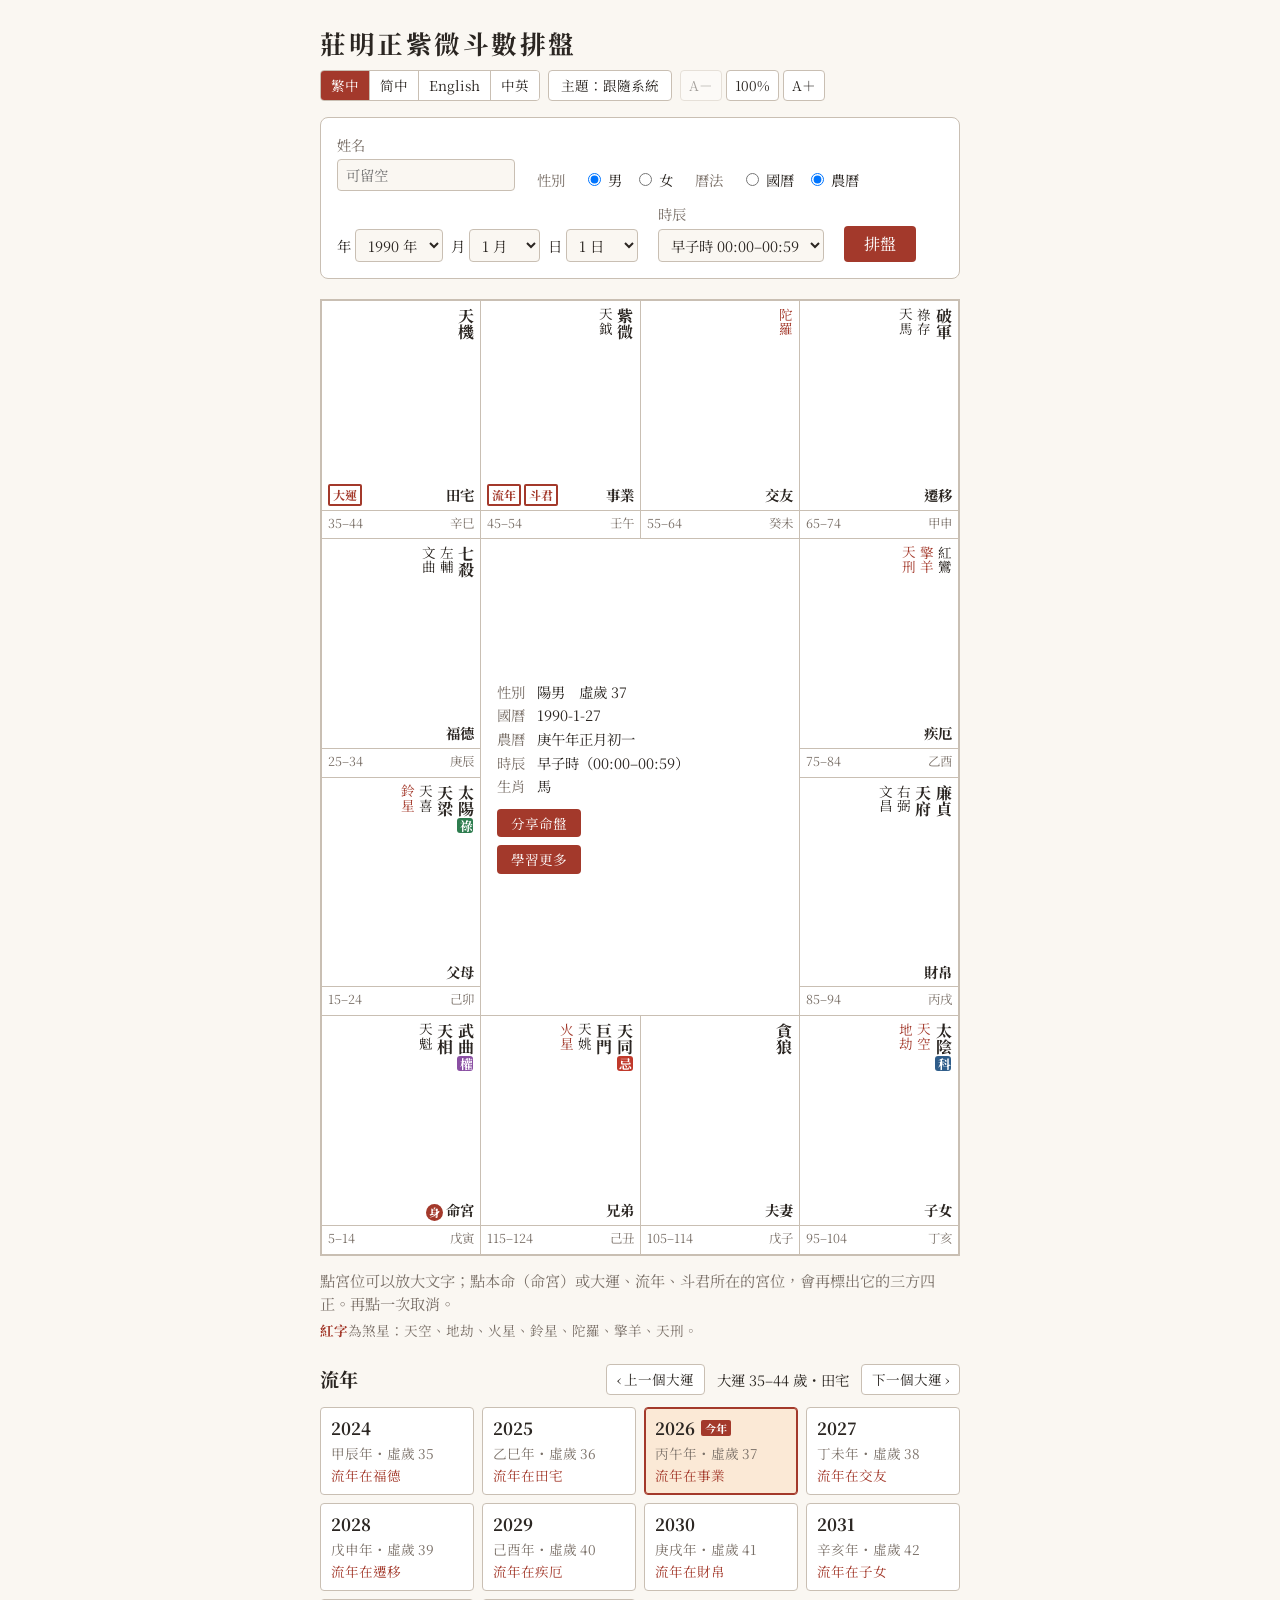
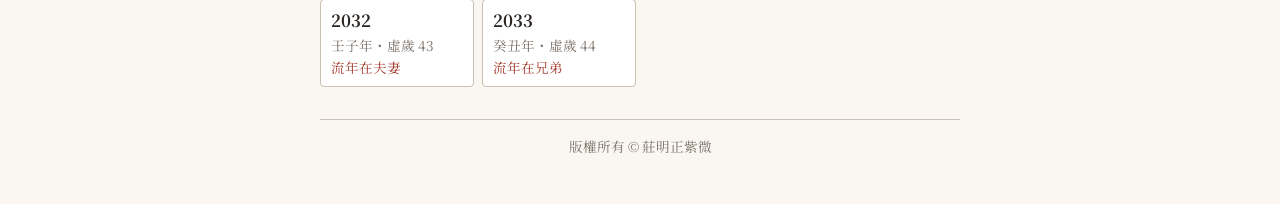
<file: index.html>
<!doctype html>
<!-- zmzziwei.github.io has no home page yet: send visitors (and old share
     links, whose #chart stays in the address) to the chart system. Replace
     this file with the home page when there is one. -->
<html lang="zh-Hant">
  <head>
    <meta charset="UTF-8" />
    <meta name="viewport" content="width=device-width, initial-scale=1" />
    <meta name="robots" content="noindex" />
    <title>莊明正紫微斗數排盤</title>
    <link rel="canonical" href="https://zmzziwei.github.io/ziwei/chart-system/" />
    <script>
      location.replace('/ziwei/chart-system/' + location.hash);
    </script>
    <meta http-equiv="refresh" content="0; url=/ziwei/chart-system/" />
  </head>
  <body>
    <p><a href="/ziwei/chart-system/">前往莊明正紫微斗數排盤</a></p>
  </body>
</html>
</file>
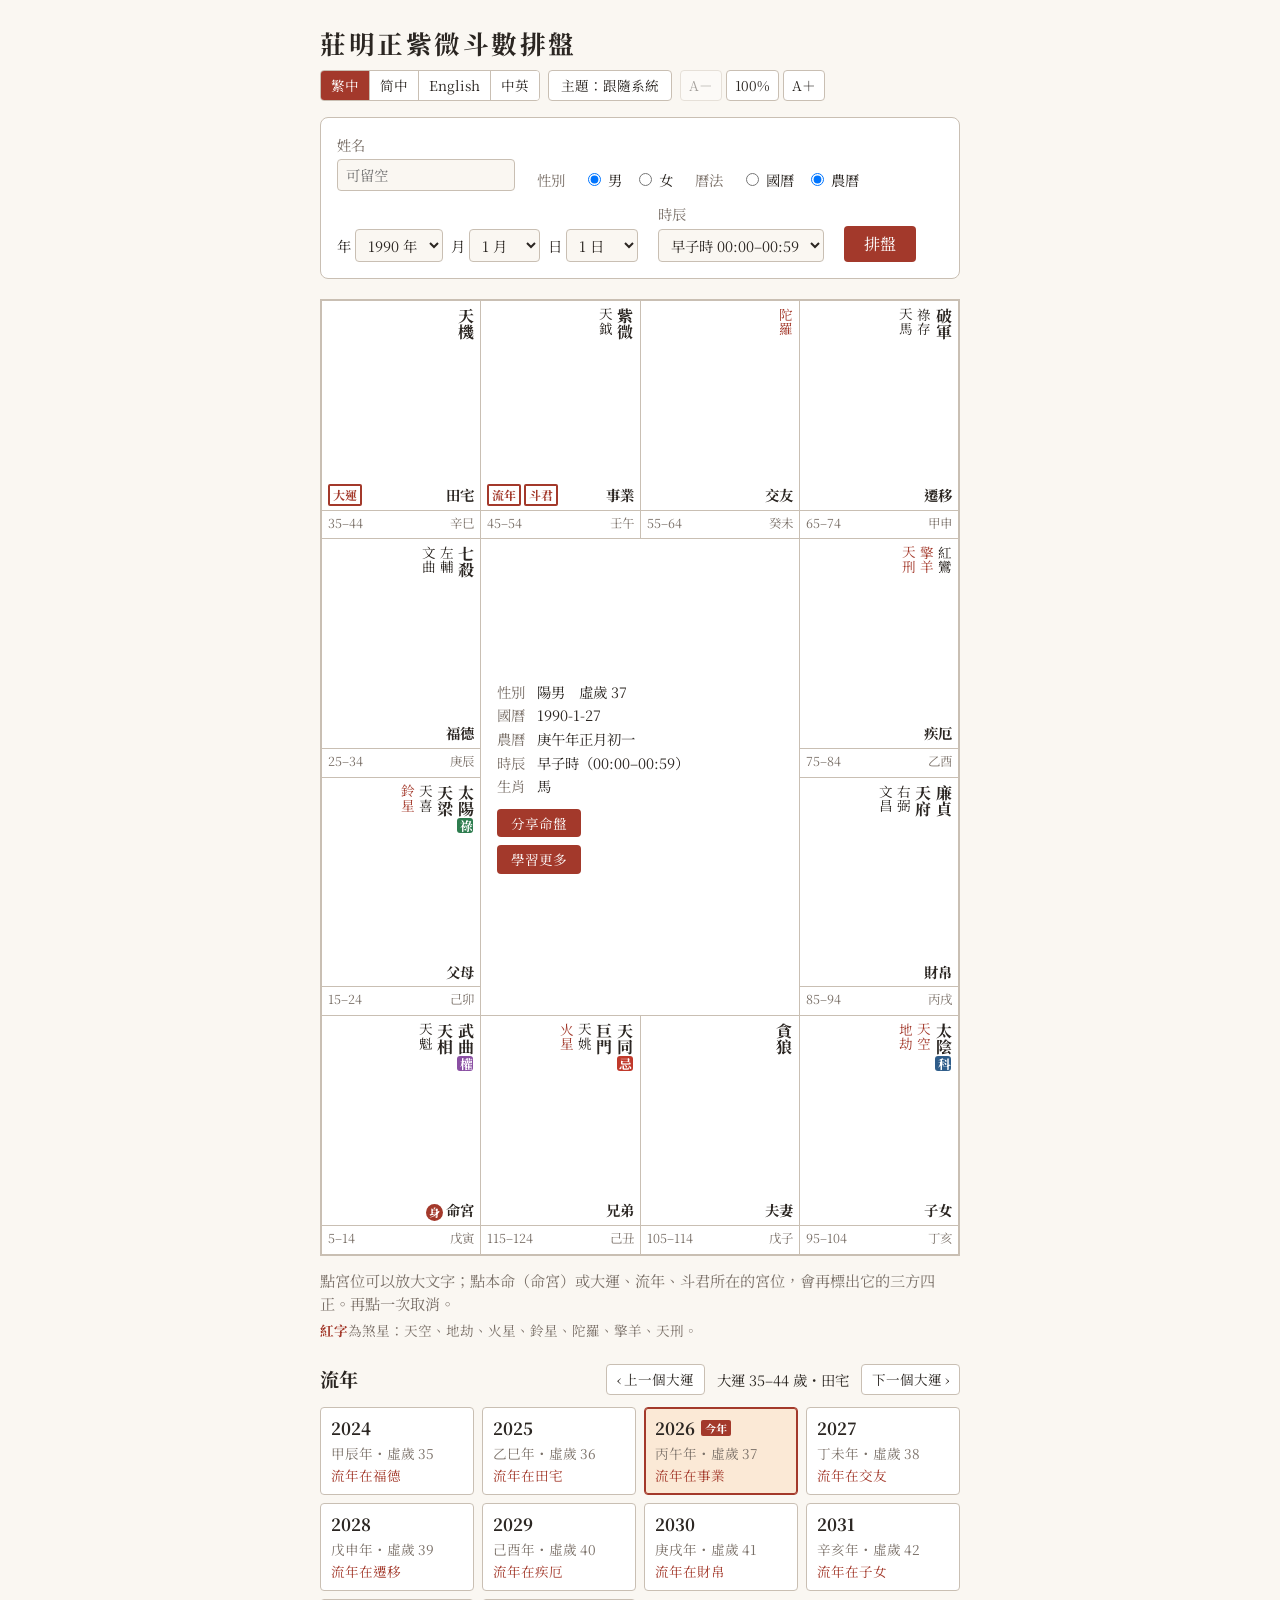
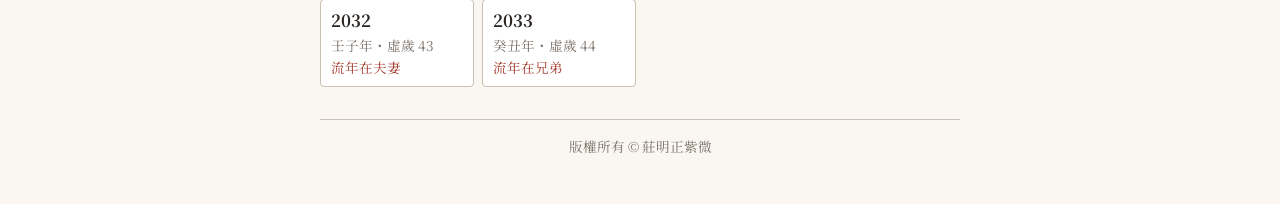
<file: ziwei/index.html>
<!doctype html>
<!-- /ziwei has no page of its own yet: go to the chart system, keeping any
     #chart in the address. -->
<html lang="zh-Hant">
  <head>
    <meta charset="UTF-8" />
    <meta name="viewport" content="width=device-width, initial-scale=1" />
    <meta name="robots" content="noindex" />
    <title>莊明正紫微斗數排盤</title>
    <link rel="canonical" href="https://zmzziwei.github.io/ziwei/chart-system/" />
    <script>
      location.replace('/ziwei/chart-system/' + location.hash);
    </script>
    <meta http-equiv="refresh" content="0; url=/ziwei/chart-system/" />
  </head>
  <body>
    <p><a href="/ziwei/chart-system/">前往莊明正紫微斗數排盤</a></p>
  </body>
</html>
</file>
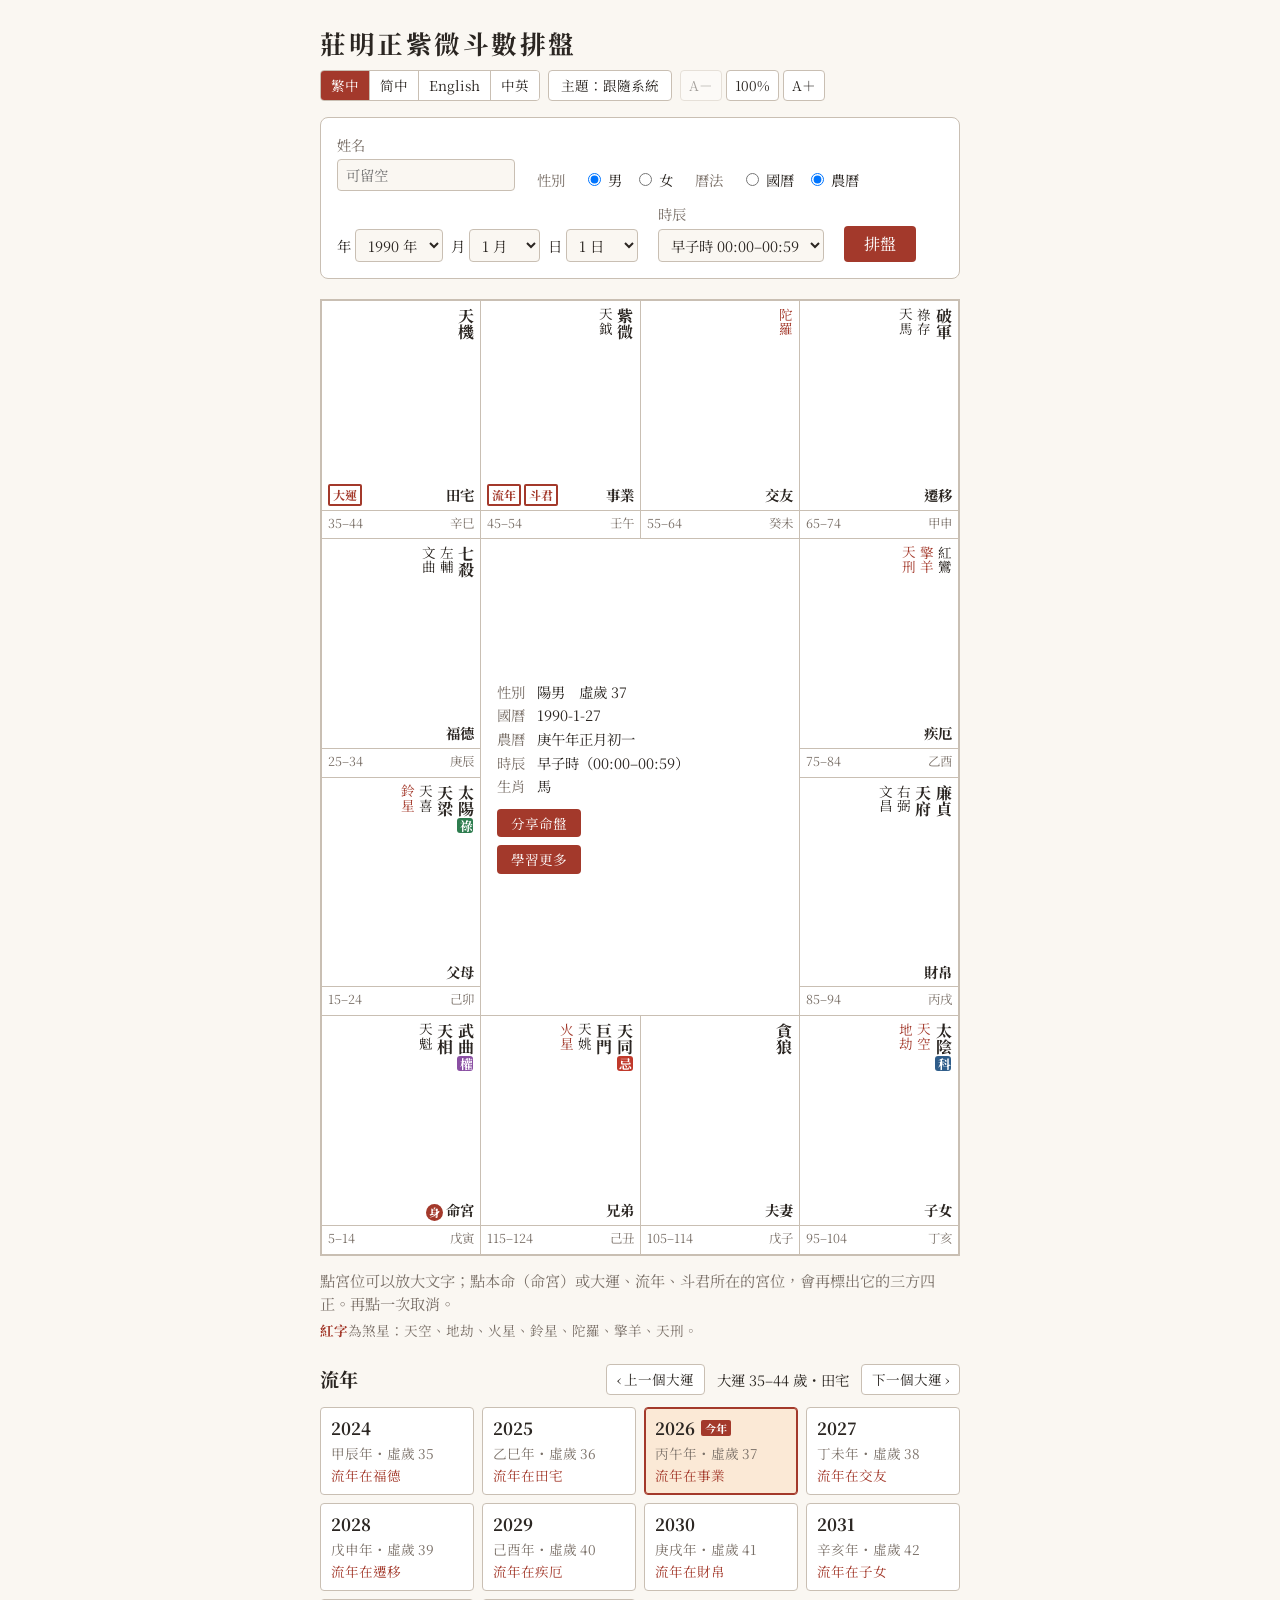
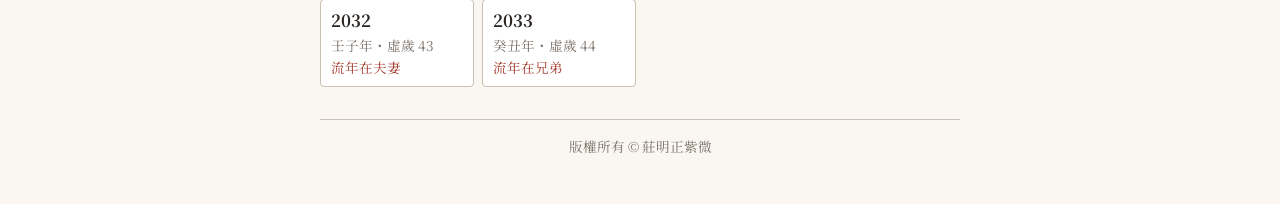
<file: ziwei/chart-system/index.html>
<!doctype html>
<html lang="zh-Hant">
  <head>
    <meta charset="UTF-8" />
    <meta name="viewport" content="width=device-width, initial-scale=1" />
    <title>莊明正紫微斗數排盤</title>
    <link rel="preconnect" href="https://fonts.googleapis.com" />
    <link rel="preconnect" href="https://fonts.gstatic.com" crossorigin />
    <link rel="stylesheet" href="https://fonts.googleapis.com/css2?family=Noto+Serif+SC:wght@400;700&family=Noto+Serif+TC:wght@400;700&display=swap" />
    <script type="module" crossorigin src="/ziwei/chart-system/assets/index-CvBbt_aZ.js"></script>
    <link rel="stylesheet" crossorigin href="/ziwei/chart-system/assets/index-CIS_onmX.css">
  </head>
  <body>
    <main>
      <header>
        <h1 data-i18n="title">莊明正紫微斗數排盤</h1>
        <div class="header-buttons">
          <div class="lang-switch" role="group" aria-label="語言 Language">
            <button type="button" data-lang="zh" lang="zh-Hant" aria-pressed="true" title="繁體中文">繁中</button>
            <button type="button" data-lang="hans" lang="zh-Hans" aria-pressed="false" title="简体中文">简中</button>
            <button type="button" data-lang="en" lang="en" aria-pressed="false">English</button>
            <button type="button" data-lang="bi" lang="zh-Hant" aria-pressed="false" title="中英對照 Chinese with English">中英</button>
          </div>
          <button type="button" id="theme-toggle" aria-live="polite">主題：跟隨系統</button>
          <div class="zoom-bar" role="group" aria-label="放大檢視" data-i18n-aria="zoom">
            <button type="button" id="zoom-out" aria-label="縮小" data-i18n-aria="zoomOut">A－</button>
            <button type="button" id="zoom-reset" aria-label="恢復原本大小" data-i18n-aria="zoomReset">100%</button>
            <button type="button" id="zoom-in" aria-label="放大" data-i18n-aria="zoomIn">A＋</button>
          </div>
        </div>
      </header>

      <form id="birth-form" autocomplete="off">
        <label class="field">
          <span data-i18n="name">姓名</span>
          <input name="name" id="f-name" type="text" maxlength="20" placeholder="可留空" data-i18n-placeholder="namePlaceholder" />
        </label>

        <fieldset class="field">
          <legend data-i18n="gender">性別</legend>
          <label><input type="radio" name="gender" value="男" checked /> <span data-i18n="male">男</span></label>
          <label><input type="radio" name="gender" value="女" /> <span data-i18n="female">女</span></label>
        </fieldset>

        <fieldset class="field">
          <legend data-i18n="calendar">曆法</legend>
          <label><input type="radio" name="calendar" value="solar" /> <span data-i18n="solar">國曆</span></label>
          <label><input type="radio" name="calendar" value="lunar" checked /> <span data-i18n="lunar">農曆</span></label>
        </fieldset>

        <div class="field date-row">
          <label><span data-i18n="year">年</span> <select name="year" id="f-year"></select></label>
          <label><span data-i18n="month">月</span> <select name="month" id="f-month"></select></label>
          <label><span data-i18n="day">日</span> <select name="day" id="f-day"></select></label>
          <label class="leap"><input name="leap" id="f-leap" type="checkbox" /> <span data-i18n="leap">閏月</span></label>
        </div>

        <label class="field">
          <span data-i18n="hour">時辰</span>
          <select name="time" id="f-time"></select>
        </label>

        <button type="submit" data-i18n="submit">排盤</button>
      </form>

      <p id="error" role="alert" hidden></p>

      <div class="chart-zoom" id="chart-zoom">
        <section id="chart" aria-label="命盤" data-i18n-aria="chart"></section>
      </div>
      <p class="hint" id="sanfang-note" aria-live="polite">點宮位可以放大文字；點本命（命宮）或大運、流年、斗君所在的宮位，會再標出它的三方四正。再點一次取消。</p>
      <p class="hint" id="star-legend"><span class="legend-red">紅字</span>為煞星：天空、地劫、火星、鈴星、陀羅、擎羊、天刑。</p>

      <section id="yearly" aria-label="流年" data-i18n-aria="yearly"></section>

      <footer class="site-footer" data-i18n="copyright">版權所有 © 莊明正紫微</footer>
    </main>
    <dialog id="share-dialog" aria-labelledby="share-title">
      <div class="share-panel">
        <h2 id="share-title" data-i18n="share">分享命盤</h2>
        <p class="share-note" data-i18n="shareNote">掃描 QR Code 或打開連結，會看到同一張命盤。連結不含姓名。</p>
        <figure class="share-image">
          <button type="button" id="chart-thumb" disabled>
            <img alt="命盤圖片縮圖" data-i18n-alt="imageAlt" />
          </button>
          <figcaption data-i18n="imageNote">點圖片放大檢視</figcaption>
          <button type="button" class="download-image" data-i18n="downloadImage">下載圖片</button>
          <p class="image-status" aria-live="polite"></p>
        </figure>
        <canvas width="300" height="300" aria-label="命盤分享 QR Code" data-i18n-aria="shareQr"></canvas>
        <div class="share-row">
          <input id="share-link" type="text" readonly aria-label="分享連結" data-i18n-aria="shareLink" />
          <button type="button" id="copy-link">複製連結</button>
        </div>
        <button type="button" class="close" data-i18n="close">關閉</button>
      </div>
    </dialog>

    <dialog id="image-viewer" aria-label="命盤圖片" data-i18n-aria="viewerTitle">
      <div class="viewer-bar">
        <button type="button" class="viewer-close" data-i18n="close">關閉</button>
        <span class="viewer-zoom" aria-live="polite">100%</span>
        <button type="button" class="download-image" data-i18n="downloadImage">下載圖片</button>
      </div>
      <div class="viewer-stage">
        <img alt="命盤圖片" data-i18n-alt="viewerTitle" draggable="false" />
      </div>
      <p class="image-status viewer-status" aria-live="polite"></p>
      <p class="viewer-hint" data-i18n="viewerHint">雙指縮放、拖曳移動，點兩下放大或還原</p>
    </dialog>
  </body>
</html>
</file>
<file: ziwei/chart-system/assets/index-CIS_onmX.css>
:root{--bg: #faf7f2;--surface: #ffffff;--text: #2b2622;--muted: #7a7068;--line: #c9bfb3;--accent: #a3392b;--major: #a3392b;--lu: #2e7d4f;--quan: #8a4fa3;--ke: #2f5d8a;--ji: #c0392b;--selected: #fbe9d6;--related: #fdf3e7;--on-accent: #ffffff;--viewer-bg: #12100e;--viewer-fg: #ece6de;--viewer-line: #4a443d;color-scheme:light}@media(prefers-color-scheme:dark){:root:not([data-theme=light]){--bg: #1b1916;--surface: #24211d;--text: #ece6de;--muted: #a39a90;--line: #4a443d;--accent: #e0806f;--major: #e88a78;--lu: #6fcf97;--quan: #c79ae0;--ke: #8db7e0;--ji: #f08070;--selected: #4a3526;--related: #332a21;color-scheme:dark}}:root[data-theme=dark]{--bg: #1b1916;--surface: #24211d;--text: #ece6de;--muted: #a39a90;--line: #4a443d;--accent: #e0806f;--major: #e88a78;--lu: #6fcf97;--quan: #c79ae0;--ke: #8db7e0;--ji: #f08070;--selected: #4a3526;--related: #332a21;color-scheme:dark}*{box-sizing:border-box}body{margin:0;background:var(--bg);color:var(--text);font-family:"Noto Serif TC",Songti TC,PMingLiU,"Noto Serif SC",Songti SC,serif;line-height:1.5}html[lang=zh-Hans] body{font-family:"Noto Serif SC",Songti SC,"Noto Serif TC",Songti TC,serif}main{max-width:672px;margin:0 auto;padding:24px 16px 48px}header{display:flex;flex-wrap:wrap;justify-content:space-between;align-items:center;gap:8px 16px;margin-bottom:16px}h1{margin:0;font-size:1.6rem;letter-spacing:.1em}form{display:flex;flex-wrap:wrap;gap:12px 20px;align-items:end;padding:16px;background:var(--surface);border:1px solid var(--line);border-radius:8px}.field{display:flex;flex-direction:column;gap:4px;font-size:.9rem;color:var(--muted)}fieldset.field{flex-direction:row;gap:12px;margin:0;padding:0;border:0}fieldset.field legend{float:left;margin-right:4px}fieldset label,.date-row label{color:var(--text)}.date-row{flex-direction:row;flex-wrap:wrap;align-items:center;gap:8px}input,select,button{font:inherit;color:var(--text)}input[type=text],select{padding:4px 8px;background:var(--bg);border:1px solid var(--line);border-radius:4px}.leap[hidden]{display:none}button{padding:6px 20px;background:var(--accent);color:var(--on-accent);border:0;border-radius:4px;cursor:pointer}#theme-toggle{padding:4px 12px;background:var(--surface);color:var(--text);border:1px solid var(--line);font-size:.85rem}#theme-toggle:focus-visible,button:focus-visible{outline:2px solid var(--accent);outline-offset:2px}#error{color:var(--ji)}.hint{color:var(--muted);font-size:.85rem}body{touch-action:pan-x pan-y}.zoom-bar{display:inline-flex;gap:4px}.zoom-bar button{min-width:2.5em;padding:4px 8px;font-size:.85rem;background:var(--surface);color:var(--text);border:1px solid var(--line);font-variant-numeric:tabular-nums}.zoom-bar button:disabled{opacity:.4;cursor:default}.chart-zoom{container-type:inline-size;margin-top:20px;overflow:auto;touch-action:pan-x pan-y;-webkit-overflow-scrolling:touch}#chart{--u: 1rem;display:grid;grid-template-columns:repeat(4,minmax(0,1fr));grid-template-rows:repeat(4,minmax(150px,auto));grid-template-rows:repeat(4,minmax(calc((100cqi - 7px)*.375),auto));border:2px solid var(--line);background:var(--line);gap:1px}.palace{--pad: 6px;display:flex;flex-direction:column;justify-content:space-between;min-width:0;padding:var(--pad);background:var(--surface);cursor:pointer}.palace:focus-visible{outline:2px solid var(--accent);outline-offset:-2px}.palace.related{background:var(--related)}.palace.selected{background:var(--selected)}.palace.selected .stars,.palace.related .stars{font-size:calc(1.25 * var(--u))}.palace.selected .palace-name,.palace.related .palace-name{font-size:calc(1.05 * var(--u))}.role{padding:0 4px;font-size:calc(.75 * var(--u));font-weight:700;color:var(--on-accent);background:var(--accent);border-radius:2px}.palace.related .role{background:var(--text);color:var(--surface)}#sanfang-note{display:flex;flex-wrap:wrap;gap:4px 16px;font-size:.95rem}#sanfang-note strong{color:var(--text)}#sanfang-note{margin-bottom:4px}#star-legend{margin-top:0}.legend-red{color:var(--major);font-weight:700}.stars{font-size:calc(1 * var(--u));display:flex;flex-direction:row-reverse;flex-wrap:wrap;align-items:flex-start;gap:2px 3px}.star{writing-mode:vertical-rl;text-orientation:upright;display:inline-flex;align-items:center;font-size:.85em;line-height:1.1}.star.major{color:var(--text);font-size:1em;font-weight:700}.star.plain{color:var(--text)}.star.red{color:var(--major)}.palace-foot{display:flex;flex-direction:column;gap:2px;margin-top:auto;padding-top:6px;font-size:calc(.78 * var(--u));color:var(--muted)}.foot-row{display:flex;align-items:flex-end;justify-content:space-between;gap:4px}.age-row{flex-wrap:wrap;margin:2px calc(-1 * var(--pad)) 0;padding:3px var(--pad) 0;border-top:1px solid var(--line)}.age-row .ganzhi{margin-left:auto}.name-row{flex-wrap:wrap}.marks{display:flex;flex-wrap:wrap;align-items:flex-end;gap:3px;min-width:0}.mark,.role{white-space:nowrap}.name-row .palace-name{display:inline-flex;align-items:flex-end;justify-content:flex-end;gap:3px;flex:0 1 auto;min-width:0;margin-left:auto;text-align:right}.mark{padding:0 3px;font:inherit;font-size:calc(.75 * var(--u));font-weight:700;color:var(--major);background:transparent;border:2px solid var(--major);border-radius:2px}.hua{margin-top:2px;padding:1px;font-size:.8em;color:var(--on-accent);border-radius:3px;background:var(--muted)}.hua.lu{background:var(--lu)}.hua.quan{background:var(--quan)}.hua.ke{background:var(--ke)}.hua.ji{background:var(--ji)}.palace-name{color:var(--text);font-weight:700;font-size:calc(.9 * var(--u))}.body-mark{flex:none;display:inline-grid;place-items:center;min-width:1.5em;height:1.5em;padding:0 .35em;font-size:calc(.7 * var(--u));font-weight:700;line-height:1;color:var(--on-accent);background:var(--accent);border-radius:999px}html:not([data-lang=en]) .body-mark{width:1.5em;padding:0}.palace-name .body-stack{align-items:center}.center{grid-area:2 / 2 / 4 / 4;min-width:0;display:flex;flex-direction:column;justify-content:center;padding:16px;background:var(--surface)}.center h2{margin:0 0 8px;font-size:calc(1.2 * var(--u))}.center dl{display:grid;grid-template-columns:auto 1fr;align-items:baseline;gap:2px 12px;margin:0;font-size:calc(.9 * var(--u))}.center dt{color:var(--muted)}.center dd{margin:0;min-width:0;overflow-wrap:anywhere}.share-button{align-self:flex-start;margin-top:12px;padding:4px 14px;font-size:calc(.85 * var(--u))}.learn-more{align-self:flex-start;margin-top:8px;padding:4px 14px;font-size:calc(.85 * var(--u));line-height:1.5;color:var(--on-accent);background:var(--accent);border-radius:4px;text-decoration:none;cursor:pointer}.learn-more:focus-visible{outline:2px solid var(--accent);outline-offset:2px}.learn-more[aria-disabled=true]{cursor:default}.site-footer{margin-top:32px;padding-top:16px;border-top:1px solid var(--line);color:var(--muted);font-size:.85rem;text-align:center}#share-dialog{width:min(360px,calc(100vw - 32px));padding:0;background:var(--surface);color:var(--text);border:1px solid var(--line);border-radius:8px}#share-dialog::backdrop{background:#00000080}.share-panel{display:flex;flex-direction:column;gap:12px;padding:20px}.share-panel h2{margin:0;font-size:1.15rem}.share-note{margin:0;font-size:.85rem;color:var(--muted)}.share-image{display:flex;flex-direction:column;align-items:center;gap:6px;margin:0}#chart-thumb{padding:0;background:transparent;border:1px solid var(--line);border-radius:4px;cursor:pointer;line-height:0}#chart-thumb:disabled{cursor:progress;opacity:.6}#chart-thumb img{width:150px;height:auto;aspect-ratio:1200 / 1416;border-radius:4px}.share-image figcaption,.image-status{margin:0;font-size:.8rem;color:var(--muted);text-align:center}.image-status:empty{display:none}.download-image{padding:4px 14px;font-size:.85rem}#chart-thumb:focus-visible{outline:2px solid var(--accent);outline-offset:2px}#image-viewer{width:100%;height:100%;max-width:none;max-height:none;margin:0;padding:0;border:0;background:var(--viewer-bg);color:var(--viewer-fg)}#image-viewer[open]{display:flex;flex-direction:column}#image-viewer::backdrop{background:var(--viewer-bg)}.viewer-bar{display:flex;align-items:center;justify-content:space-between;gap:8px;padding:calc(env(safe-area-inset-top,0px) + 10px) 16px 10px}.viewer-bar button{padding:6px 14px;font-size:.9rem}.viewer-close{background:transparent;color:var(--viewer-fg);border:1px solid var(--viewer-line)}.viewer-zoom{font-size:.85rem;font-variant-numeric:tabular-nums;opacity:.8}.viewer-stage{position:relative;flex:1;overflow:hidden;touch-action:none;cursor:grab}.viewer-stage img{position:absolute;top:0;left:0;max-width:none;transform-origin:0 0;user-select:none;-webkit-user-select:none;-webkit-user-drag:none;-webkit-touch-callout:none}.viewer-hint,.viewer-status{margin:0;padding:6px 16px;font-size:.8rem;text-align:center;opacity:.75}.viewer-hint{padding-bottom:calc(env(safe-area-inset-bottom,0px) + 10px)}.share-panel canvas{align-self:center;width:min(100%,220px);height:auto;border-radius:4px}.share-row{display:flex;gap:8px}.share-row input{flex:1;min-width:0;font-size:.8rem}.share-panel .close{align-self:flex-end;background:var(--surface);color:var(--text);border:1px solid var(--line)}html[data-lang=en] .stars{flex-direction:column;flex-wrap:nowrap;align-items:flex-end;gap:1px}html[data-lang=en] .star{writing-mode:horizontal-tb;gap:4px;font-size:.78em;white-space:nowrap}html[data-lang=en] .star.major{font-size:.9em}html[data-lang=en] .hua{margin-top:0;padding:0 3px;font-size:.75em}html[data-lang=en] .palace-name{font-size:calc(.82 * var(--u))}.header-buttons{display:flex;flex-wrap:wrap;gap:8px}.lang-switch{display:inline-flex;border:1px solid var(--line);border-radius:4px;overflow:hidden}.lang-switch button{padding:4px 10px;font-size:.85rem;background:var(--surface);color:var(--text);border:0;border-radius:0}.lang-switch button+button{border-left:1px solid var(--line)}.lang-switch button[aria-pressed=true]{background:var(--accent);color:var(--on-accent)}ruby{ruby-align:center}rt{white-space:nowrap;font-family:system-ui,sans-serif;font-size:max(.6em,9px);font-weight:400;letter-spacing:0;color:var(--muted)}.star.red rt,.mark rt{color:inherit;opacity:.8}.hua rt,.role rt{color:inherit}.stack{display:inline-flex;flex-direction:column;line-height:1.15}.stack-en{font-family:system-ui,sans-serif;font-size:max(.6em,9px);font-weight:400;white-space:nowrap;color:var(--muted)}.star .stack,.palace-name .stack,.ganzhi .stack{align-items:flex-end}.palace-name .stack-en{white-space:normal}.segs{display:inline-flex;flex-wrap:wrap;align-items:flex-end;column-gap:.4em}.segs .stack{align-items:flex-start}.star.red .stack-en{color:inherit;opacity:.8}.center dt .stack{align-items:flex-start}html[data-lang=bi] .stars{flex-direction:column;flex-wrap:nowrap;align-items:flex-end;gap:2px}html[data-lang=bi] .star{writing-mode:horizontal-tb;gap:4px;line-height:1.5}html[data-lang=bi] .hua{margin-top:0;padding:0 2px}html[data-lang=bi] .center dl{align-items:start;row-gap:6px}#yearly{margin-top:24px}.yearly-head{display:flex;flex-wrap:wrap;align-items:center;justify-content:space-between;gap:8px 16px;margin-bottom:12px}.yearly-head h2{margin:0;font-size:1.2rem}.decade-nav{display:flex;flex-wrap:wrap;align-items:center;gap:8px 12px;font-size:.9rem}.decade-nav button{padding:4px 10px;font-size:.85rem;background:var(--surface);color:var(--text);border:1px solid var(--line)}.decade-nav button:disabled{opacity:.4;cursor:default}.year-list{display:grid;grid-template-columns:repeat(auto-fill,minmax(150px,1fr));gap:8px;margin:0;padding:0;list-style:none}.year{display:flex;flex-direction:column;align-items:flex-start;gap:2px;width:100%;padding:8px 10px;text-align:left;background:var(--surface);color:var(--text);border:1px solid var(--line);font-variant-numeric:tabular-nums}.year[aria-pressed=true]{background:var(--selected);border-color:var(--major);box-shadow:inset 0 0 0 1px var(--major)}.year-num{font-size:1.05rem;font-weight:700}.year-num em{margin-left:6px;padding:0 4px;font-style:normal;font-size:.7rem;color:var(--on-accent);background:var(--accent);border-radius:2px;vertical-align:2px}.year-gz{font-size:.85rem;color:var(--muted)}.year-palace{font-size:.85rem;color:var(--major)}@media(max-width:640px){.palace{--pad: 3px}.stars{font-size:calc(.85 * var(--u))}.palace.selected .stars,.palace.related .stars{font-size:calc(1.05 * var(--u))}.palace.selected .palace-name,.palace.related .palace-name{font-size:calc(.82 * var(--u))}.role{font-size:calc(.62 * var(--u))}.year-list{grid-template-columns:repeat(2,minmax(0,1fr))}html[data-lang=en] .star{white-space:normal;text-align:right}html[data-lang=bi] .ganzhi .stack-en{display:none}html[data-lang=en] .palace-name{font-size:calc(.68 * var(--u))}.mark{font-size:calc(.62 * var(--u));border-width:1px}.palace-foot{font-size:calc(.65 * var(--u))}.palace-name{font-size:calc(.75 * var(--u))}.body-mark{font-size:calc(.6 * var(--u))}.center{padding:8px}.center dl{font-size:calc(.72 * var(--u));gap:0 6px}}
</file>
